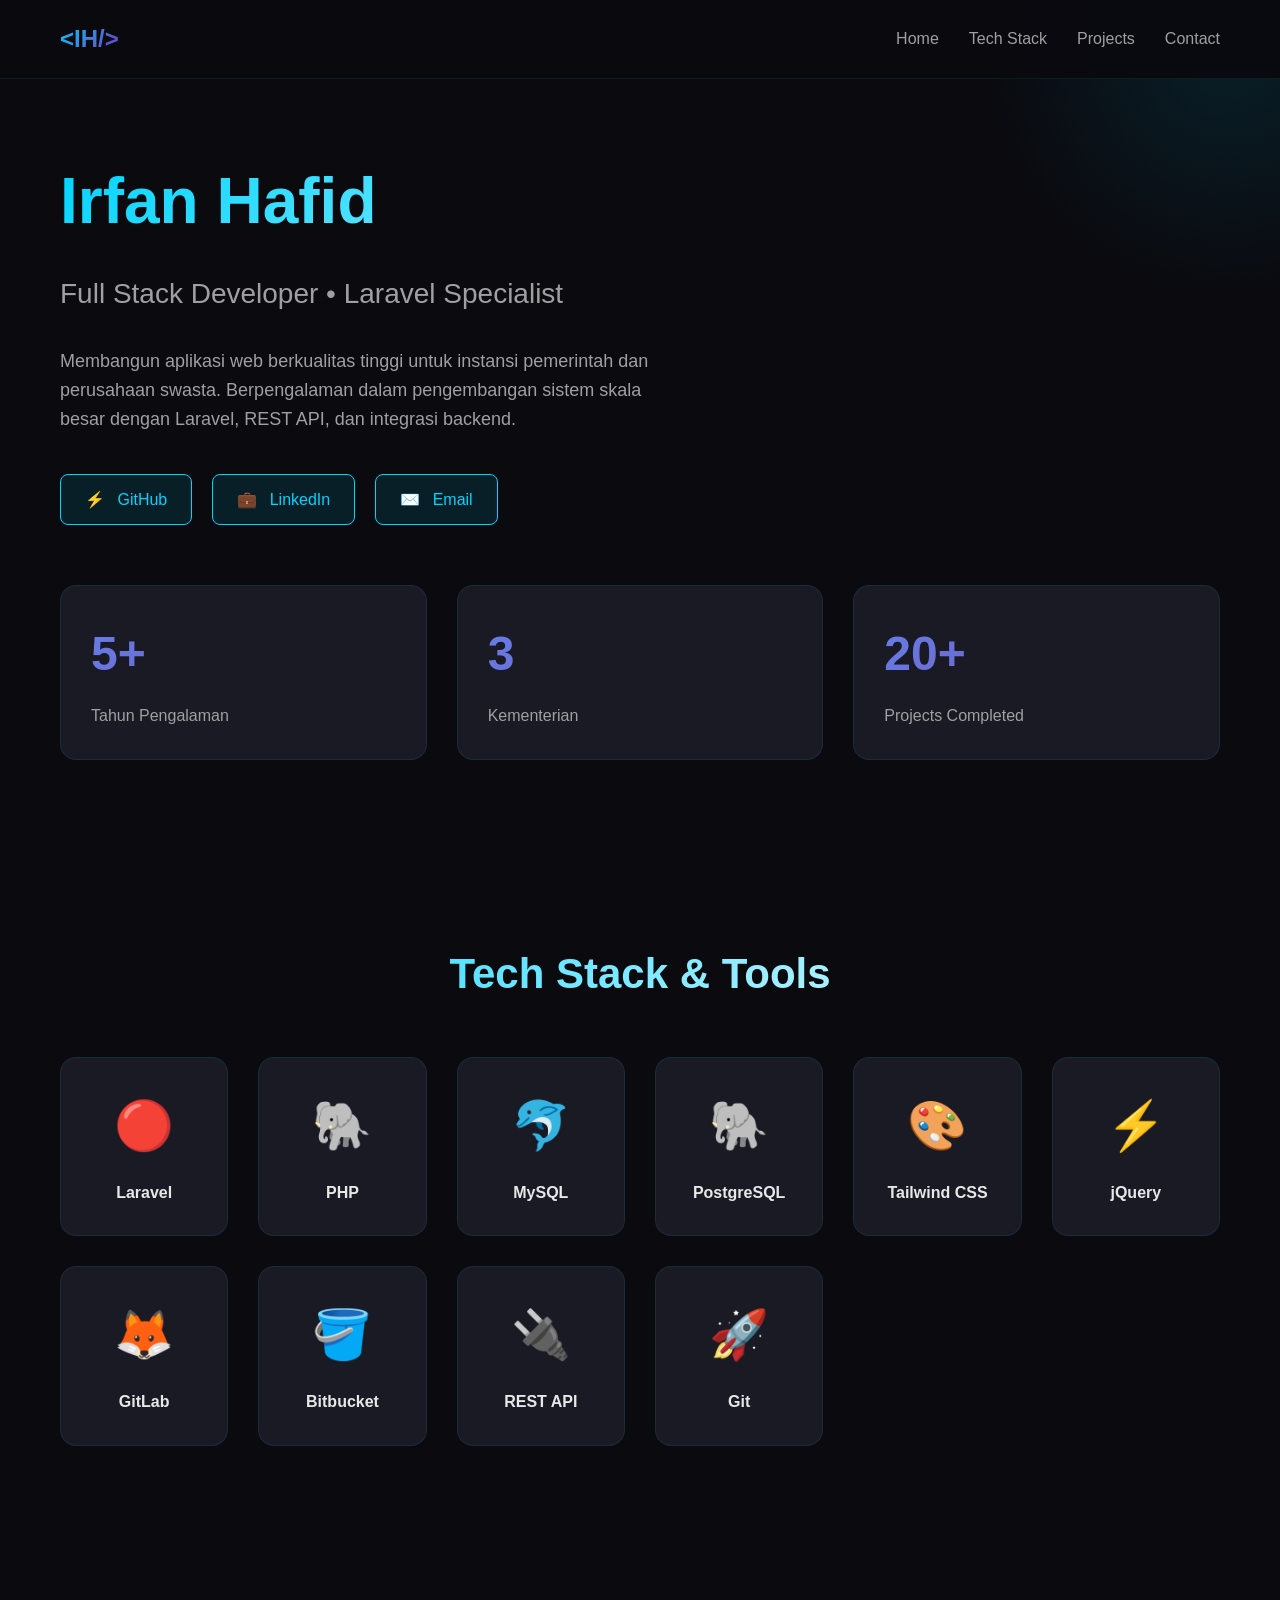
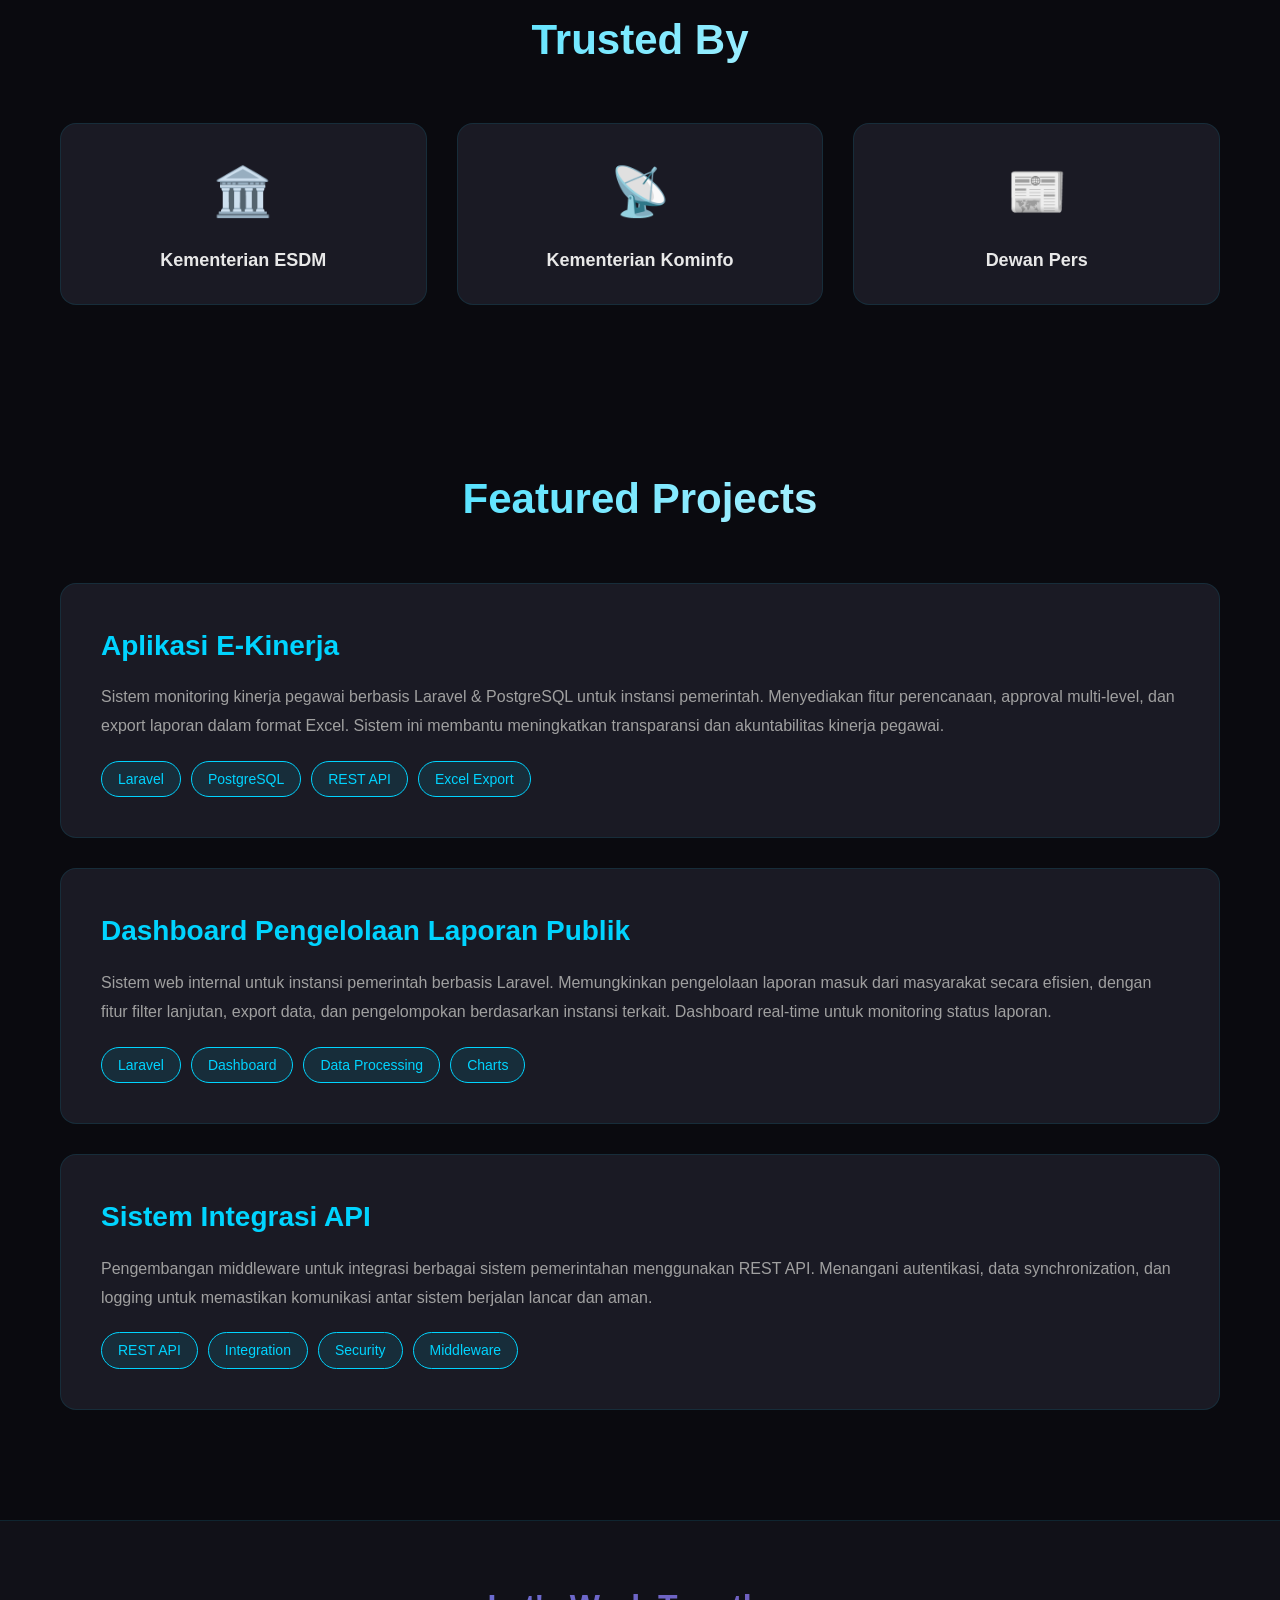
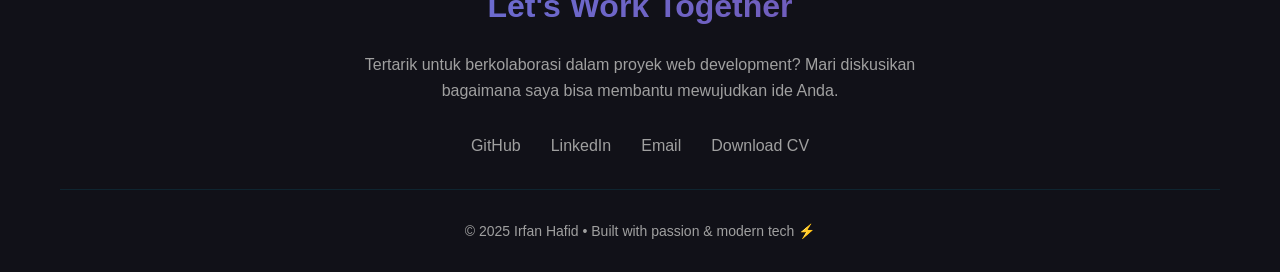
<file: index.html>
<!DOCTYPE html>
<html lang="id">

<head>
  <meta charset="UTF-8">
  <meta name="viewport" content="width=device-width, initial-scale=1.0">
  <title>Irfan Hafid | Full Stack Developer</title>
  <style>
    * {
      margin: 0;
      padding: 0;
      box-sizing: border-box;
    }

    :root {
      --bg-primary: #0a0a0f;
      --bg-secondary: #111118;
      --bg-card: #1a1a24;
      --accent-primary: #00d4ff;
      --accent-secondary: #7b2cbf;
      --text-primary: #e8e8e8;
      --text-secondary: #a0a0a0;
      --gradient: linear-gradient(135deg, #667eea 0%, #764ba2 100%);
    }

    body {
      font-family: 'Segoe UI', Tahoma, Geneva, Verdana, sans-serif;
      background: var(--bg-primary);
      color: var(--text-primary);
      line-height: 1.6;
      overflow-x: hidden;
    }

    .container {
      max-width: 1200px;
      margin: 0 auto;
      padding: 0 20px;
    }

    /* Navbar */
    nav {
      position: fixed;
      top: 0;
      width: 100%;
      background: rgba(10, 10, 15, 0.95);
      backdrop-filter: blur(10px);
      z-index: 1000;
      padding: 20px 0;
      border-bottom: 1px solid rgba(0, 212, 255, 0.1);
    }

    nav .container {
      display: flex;
      justify-content: space-between;
      align-items: center;
    }

    .logo {
      font-size: 24px;
      font-weight: 700;
      background: linear-gradient(135deg, var(--accent-primary), var(--accent-secondary));
      -webkit-background-clip: text;
      -webkit-text-fill-color: transparent;
      background-clip: text;
    }

    .nav-links {
      display: flex;
      gap: 30px;
      list-style: none;
    }

    .nav-links a {
      color: var(--text-secondary);
      text-decoration: none;
      transition: color 0.3s;
      font-weight: 500;
    }

    .nav-links a:hover {
      color: var(--accent-primary);
    }

    /* Hero Section */
    .hero {
      padding: 150px 0 100px;
      position: relative;
      overflow: hidden;
    }

    .hero::before {
      content: '';
      position: absolute;
      width: 500px;
      height: 500px;
      background: radial-gradient(circle, rgba(0, 212, 255, 0.1) 0%, transparent 70%);
      top: -200px;
      right: -200px;
      animation: float 20s infinite;
    }

    @keyframes float {

      0%,
      100% {
        transform: translate(0, 0) rotate(0deg);
      }

      33% {
        transform: translate(50px, -50px) rotate(120deg);
      }

      66% {
        transform: translate(-50px, 50px) rotate(240deg);
      }
    }

    .hero-content {
      position: relative;
      z-index: 1;
    }

    .hero h1 {
      font-size: 64px;
      font-weight: 800;
      margin-bottom: 20px;
      background: linear-gradient(135deg, var(--accent-primary), #fff);
      -webkit-background-clip: text;
      -webkit-text-fill-color: transparent;
      background-clip: text;
    }

    .hero h2 {
      font-size: 28px;
      color: var(--text-secondary);
      margin-bottom: 30px;
      font-weight: 400;
    }

    .hero p {
      font-size: 18px;
      color: var(--text-secondary);
      max-width: 600px;
      margin-bottom: 40px;
    }

    .social-links {
      display: flex;
      gap: 20px;
      margin-bottom: 40px;
    }

    .social-btn {
      padding: 12px 24px;
      background: rgba(0, 212, 255, 0.1);
      border: 1px solid var(--accent-primary);
      border-radius: 8px;
      color: var(--accent-primary);
      text-decoration: none;
      transition: all 0.3s;
      font-weight: 500;
    }

    .social-btn:hover {
      background: var(--accent-primary);
      color: var(--bg-primary);
      transform: translateY(-2px);
      box-shadow: 0 10px 30px rgba(0, 212, 255, 0.3);
    }

    /* Stats Section */
    .stats {
      display: grid;
      grid-template-columns: repeat(auto-fit, minmax(250px, 1fr));
      gap: 30px;
      margin-top: 60px;
    }

    .stat-card {
      background: var(--bg-card);
      padding: 30px;
      border-radius: 16px;
      border: 1px solid rgba(0, 212, 255, 0.1);
      transition: all 0.3s;
    }

    .stat-card:hover {
      border-color: var(--accent-primary);
      transform: translateY(-5px);
      box-shadow: 0 10px 40px rgba(0, 212, 255, 0.2);
    }

    .stat-number {
      font-size: 48px;
      font-weight: 800;
      background: var(--gradient);
      -webkit-background-clip: text;
      -webkit-text-fill-color: transparent;
      background-clip: text;
    }

    .stat-label {
      color: var(--text-secondary);
      font-size: 16px;
      margin-top: 10px;
    }

    /* Tech Stack Section */
    .section {
      padding: 80px 0;
    }

    .section-title {
      font-size: 42px;
      font-weight: 700;
      margin-bottom: 50px;
      text-align: center;
      background: linear-gradient(135deg, var(--accent-primary), #fff);
      -webkit-background-clip: text;
      -webkit-text-fill-color: transparent;
      background-clip: text;
    }

    .tech-grid {
      display: grid;
      grid-template-columns: repeat(auto-fit, minmax(150px, 1fr));
      gap: 30px;
      margin-top: 40px;
    }

    .tech-card {
      background: var(--bg-card);
      padding: 30px;
      border-radius: 16px;
      text-align: center;
      border: 1px solid rgba(0, 212, 255, 0.1);
      transition: all 0.3s;
      cursor: pointer;
    }

    .tech-card:hover {
      border-color: var(--accent-primary);
      transform: translateY(-5px) scale(1.05);
      box-shadow: 0 10px 40px rgba(0, 212, 255, 0.2);
    }

    .tech-icon {
      font-size: 48px;
      margin-bottom: 15px;
    }

    .tech-name {
      font-size: 16px;
      font-weight: 600;
      color: var(--text-primary);
    }

    /* Projects Section */
    .project-card {
      background: var(--bg-card);
      padding: 40px;
      border-radius: 16px;
      margin-bottom: 30px;
      border: 1px solid rgba(0, 212, 255, 0.1);
      transition: all 0.3s;
    }

    .project-card:hover {
      border-color: var(--accent-primary);
      transform: translateX(10px);
      box-shadow: 0 10px 40px rgba(0, 212, 255, 0.2);
    }

    .project-title {
      font-size: 28px;
      font-weight: 700;
      margin-bottom: 15px;
      color: var(--accent-primary);
    }

    .project-desc {
      color: var(--text-secondary);
      line-height: 1.8;
      margin-bottom: 20px;
    }

    .project-tags {
      display: flex;
      flex-wrap: wrap;
      gap: 10px;
    }

    .tag {
      padding: 6px 16px;
      background: rgba(0, 212, 255, 0.1);
      border: 1px solid var(--accent-primary);
      border-radius: 20px;
      font-size: 14px;
      color: var(--accent-primary);
    }

    /* Clients Section */
    .clients-grid {
      display: grid;
      grid-template-columns: repeat(auto-fit, minmax(200px, 1fr));
      gap: 30px;
      margin-top: 40px;
    }

    .client-card {
      background: var(--bg-card);
      padding: 30px;
      border-radius: 16px;
      text-align: center;
      border: 1px solid rgba(0, 212, 255, 0.1);
      transition: all 0.3s;
    }

    .client-card:hover {
      border-color: var(--accent-primary);
      transform: scale(1.05);
    }

    .client-name {
      font-size: 18px;
      font-weight: 600;
    }

    /* Footer */
    footer {
      background: var(--bg-secondary);
      padding: 60px 0 30px;
      text-align: center;
      border-top: 1px solid rgba(0, 212, 255, 0.1);
    }

    .footer-content {
      margin-bottom: 30px;
    }

    .footer-title {
      font-size: 32px;
      font-weight: 700;
      margin-bottom: 20px;
      background: var(--gradient);
      -webkit-background-clip: text;
      -webkit-text-fill-color: transparent;
      background-clip: text;
    }

    .footer-links {
      display: flex;
      justify-content: center;
      gap: 30px;
      margin-top: 30px;
    }

    .footer-link {
      color: var(--text-secondary);
      text-decoration: none;
      transition: color 0.3s;
    }

    .footer-link:hover {
      color: var(--accent-primary);
    }

    .copyright {
      color: var(--text-secondary);
      font-size: 14px;
      padding-top: 30px;
      border-top: 1px solid rgba(0, 212, 255, 0.1);
    }

    /* Responsive */
    @media (max-width: 768px) {
      .hero h1 {
        font-size: 42px;
      }

      .hero h2 {
        font-size: 22px;
      }

      .nav-links {
        gap: 15px;
        font-size: 14px;
      }

      .stats {
        grid-template-columns: 1fr;
      }

      .tech-grid {
        grid-template-columns: repeat(auto-fit, minmax(120px, 1fr));
      }
    }

    /* Smooth Scroll */
    html {
      scroll-behavior: smooth;
    }

    /* Scroll Animation */
    .fade-in {
      opacity: 0;
      transform: translateY(30px);
      animation: fadeIn 0.8s forwards;
    }

    @keyframes fadeIn {
      to {
        opacity: 1;
        transform: translateY(0);
      }
    }
  </style>
</head>

<body>
  <!-- Navigation -->
  <nav>
    <div class="container">
      <div class="logo">&lt;IH/&gt;</div>
      <ul class="nav-links">
        <li><a href="#home">Home</a></li>
        <li><a href="#tech">Tech Stack</a></li>
        <li><a href="#projects">Projects</a></li>
        <li><a href="#contact">Contact</a></li>
      </ul>
    </div>
  </nav>

  <!-- Hero Section -->
  <section class="hero" id="home">
    <div class="container">
      <div class="hero-content">
        <h1>Irfan Hafid</h1>
        <h2>Full Stack Developer • Laravel Specialist</h2>
        <p>Membangun aplikasi web berkualitas tinggi untuk instansi pemerintah dan perusahaan swasta. Berpengalaman
          dalam pengembangan sistem skala besar dengan Laravel, REST API, dan integrasi backend.</p>

        <div class="social-links">
          <a href="https://github.com/kirandz" target="_blank" class="social-btn">
            <span style="margin-right: 8px;">⚡</span> GitHub
          </a>
          <a href="https://id.linkedin.com/in/irfanhafid" target="_blank" class="social-btn">
            <span style="margin-right: 8px;">💼</span> LinkedIn
          </a>
          <a href="mailto:irfanhafid77@gmail.com" class="social-btn">
            <span style="margin-right: 8px;">✉️</span> Email
          </a>
        </div>

        <div class="stats">
          <div class="stat-card fade-in">
            <div class="stat-number">5+</div>
            <div class="stat-label">Tahun Pengalaman</div>
          </div>
          <div class="stat-card fade-in" style="animation-delay: 0.1s;">
            <div class="stat-number">3</div>
            <div class="stat-label">Kementerian</div>
          </div>
          <div class="stat-card fade-in" style="animation-delay: 0.2s;">
            <div class="stat-number">20+</div>
            <div class="stat-label">Projects Completed</div>
          </div>
        </div>
      </div>
    </div>
  </section>

  <!-- Tech Stack Section -->
  <section class="section" id="tech">
    <div class="container">
      <h2 class="section-title">Tech Stack & Tools</h2>

      <div class="tech-grid">
        <div class="tech-card">
          <div class="tech-icon">🔴</div>
          <div class="tech-name">Laravel</div>
        </div>
        <div class="tech-card">
          <div class="tech-icon">🐘</div>
          <div class="tech-name">PHP</div>
        </div>
        <div class="tech-card">
          <div class="tech-icon">🐬</div>
          <div class="tech-name">MySQL</div>
        </div>
        <div class="tech-card">
          <div class="tech-icon">🐘</div>
          <div class="tech-name">PostgreSQL</div>
        </div>
        <div class="tech-card">
          <div class="tech-icon">🎨</div>
          <div class="tech-name">Tailwind CSS</div>
        </div>
        <div class="tech-card">
          <div class="tech-icon">⚡</div>
          <div class="tech-name">jQuery</div>
        </div>
        <div class="tech-card">
          <div class="tech-icon">🦊</div>
          <div class="tech-name">GitLab</div>
        </div>
        <div class="tech-card">
          <div class="tech-icon">🪣</div>
          <div class="tech-name">Bitbucket</div>
        </div>
        <div class="tech-card">
          <div class="tech-icon">🔌</div>
          <div class="tech-name">REST API</div>
        </div>
        <div class="tech-card">
          <div class="tech-icon">🚀</div>
          <div class="tech-name">Git</div>
        </div>
      </div>
    </div>
  </section>

  <!-- Clients Section -->
  <section class="section">
    <div class="container">
      <h2 class="section-title">Trusted By</h2>
      <div class="clients-grid">
        <div class="client-card">
          <div class="tech-icon">🏛️</div>
          <div class="client-name">Kementerian ESDM</div>
        </div>
        <div class="client-card">
          <div class="tech-icon">📡</div>
          <div class="client-name">Kementerian Kominfo</div>
        </div>
        <div class="client-card">
          <div class="tech-icon">📰</div>
          <div class="client-name">Dewan Pers</div>
        </div>
      </div>
    </div>
  </section>

  <!-- Projects Section -->
  <section class="section" id="projects">
    <div class="container">
      <h2 class="section-title">Featured Projects</h2>

      <div class="project-card">
        <h3 class="project-title">Aplikasi E-Kinerja</h3>
        <p class="project-desc">
          Sistem monitoring kinerja pegawai berbasis Laravel & PostgreSQL untuk instansi pemerintah. Menyediakan fitur
          perencanaan, approval multi-level, dan export laporan dalam format Excel. Sistem ini membantu meningkatkan
          transparansi dan akuntabilitas kinerja pegawai.
        </p>
        <div class="project-tags">
          <span class="tag">Laravel</span>
          <span class="tag">PostgreSQL</span>
          <span class="tag">REST API</span>
          <span class="tag">Excel Export</span>
        </div>
      </div>

      <div class="project-card">
        <h3 class="project-title">Dashboard Pengelolaan Laporan Publik</h3>
        <p class="project-desc">
          Sistem web internal untuk instansi pemerintah berbasis Laravel. Memungkinkan pengelolaan laporan masuk dari
          masyarakat secara efisien, dengan fitur filter lanjutan, export data, dan pengelompokan berdasarkan instansi
          terkait. Dashboard real-time untuk monitoring status laporan.
        </p>
        <div class="project-tags">
          <span class="tag">Laravel</span>
          <span class="tag">Dashboard</span>
          <span class="tag">Data Processing</span>
          <span class="tag">Charts</span>
        </div>
      </div>

      <div class="project-card">
        <h3 class="project-title">Sistem Integrasi API</h3>
        <p class="project-desc">
          Pengembangan middleware untuk integrasi berbagai sistem pemerintahan menggunakan REST API. Menangani
          autentikasi, data synchronization, dan logging untuk memastikan komunikasi antar sistem berjalan lancar dan
          aman.
        </p>
        <div class="project-tags">
          <span class="tag">REST API</span>
          <span class="tag">Integration</span>
          <span class="tag">Security</span>
          <span class="tag">Middleware</span>
        </div>
      </div>
    </div>
  </section>

  <!-- Contact Section -->
  <footer id="contact">
    <div class="container">
      <div class="footer-content">
        <h2 class="footer-title">Let's Work Together</h2>
        <p style="color: var(--text-secondary); max-width: 600px; margin: 0 auto;">
          Tertarik untuk berkolaborasi dalam proyek web development? Mari diskusikan bagaimana saya bisa membantu
          mewujudkan ide Anda.
        </p>
        <div class="footer-links">
          <a href="https://github.com/kirandz" target="_blank" class="footer-link">GitHub</a>
          <a href="https://id.linkedin.com/in/irfanhafid" target="_blank" class="footer-link">LinkedIn</a>
          <a href="mailto:irfanhafid77@gmail.com" class="footer-link">Email</a>
          <a href="cv.pdf" target="_blank" class="footer-link">Download CV</a>
        </div>
      </div>
      <div class="copyright">
        © 2025 Irfan Hafid • Built with passion & modern tech ⚡
      </div>
    </div>
  </footer>

  <script>
    // Smooth scroll for navigation
    document.querySelectorAll('a[href^="#"]').forEach(anchor => {
      anchor.addEventListener('click', function (e) {
        e.preventDefault();
        const target = document.querySelector(this.getAttribute('href'));
        if (target) {
          target.scrollIntoView({
            behavior: 'smooth',
            block: 'start'
          });
        }
      });
    });

    // Intersection Observer for fade-in animations
    const observerOptions = {
      threshold: 0.1,
      rootMargin: '0px 0px -50px 0px'
    };

    const observer = new IntersectionObserver((entries) => {
      entries.forEach(entry => {
        if (entry.isIntersecting) {
          entry.target.style.opacity = '1';
          entry.target.style.transform = 'translateY(0)';
        }
      });
    }, observerOptions);

    document.querySelectorAll('.tech-card, .project-card, .client-card').forEach(el => {
      el.style.opacity = '0';
      el.style.transform = 'translateY(30px)';
      el.style.transition = 'all 0.6s ease-out';
      observer.observe(el);
    });

    // Navbar background on scroll
    window.addEventListener('scroll', () => {
      const nav = document.querySelector('nav');
      if (window.scrollY > 50) {
        nav.style.background = 'rgba(10, 10, 15, 0.98)';
      } else {
        nav.style.background = 'rgba(10, 10, 15, 0.95)';
      }
    });
  </script>
</body>

</html>
</file>
